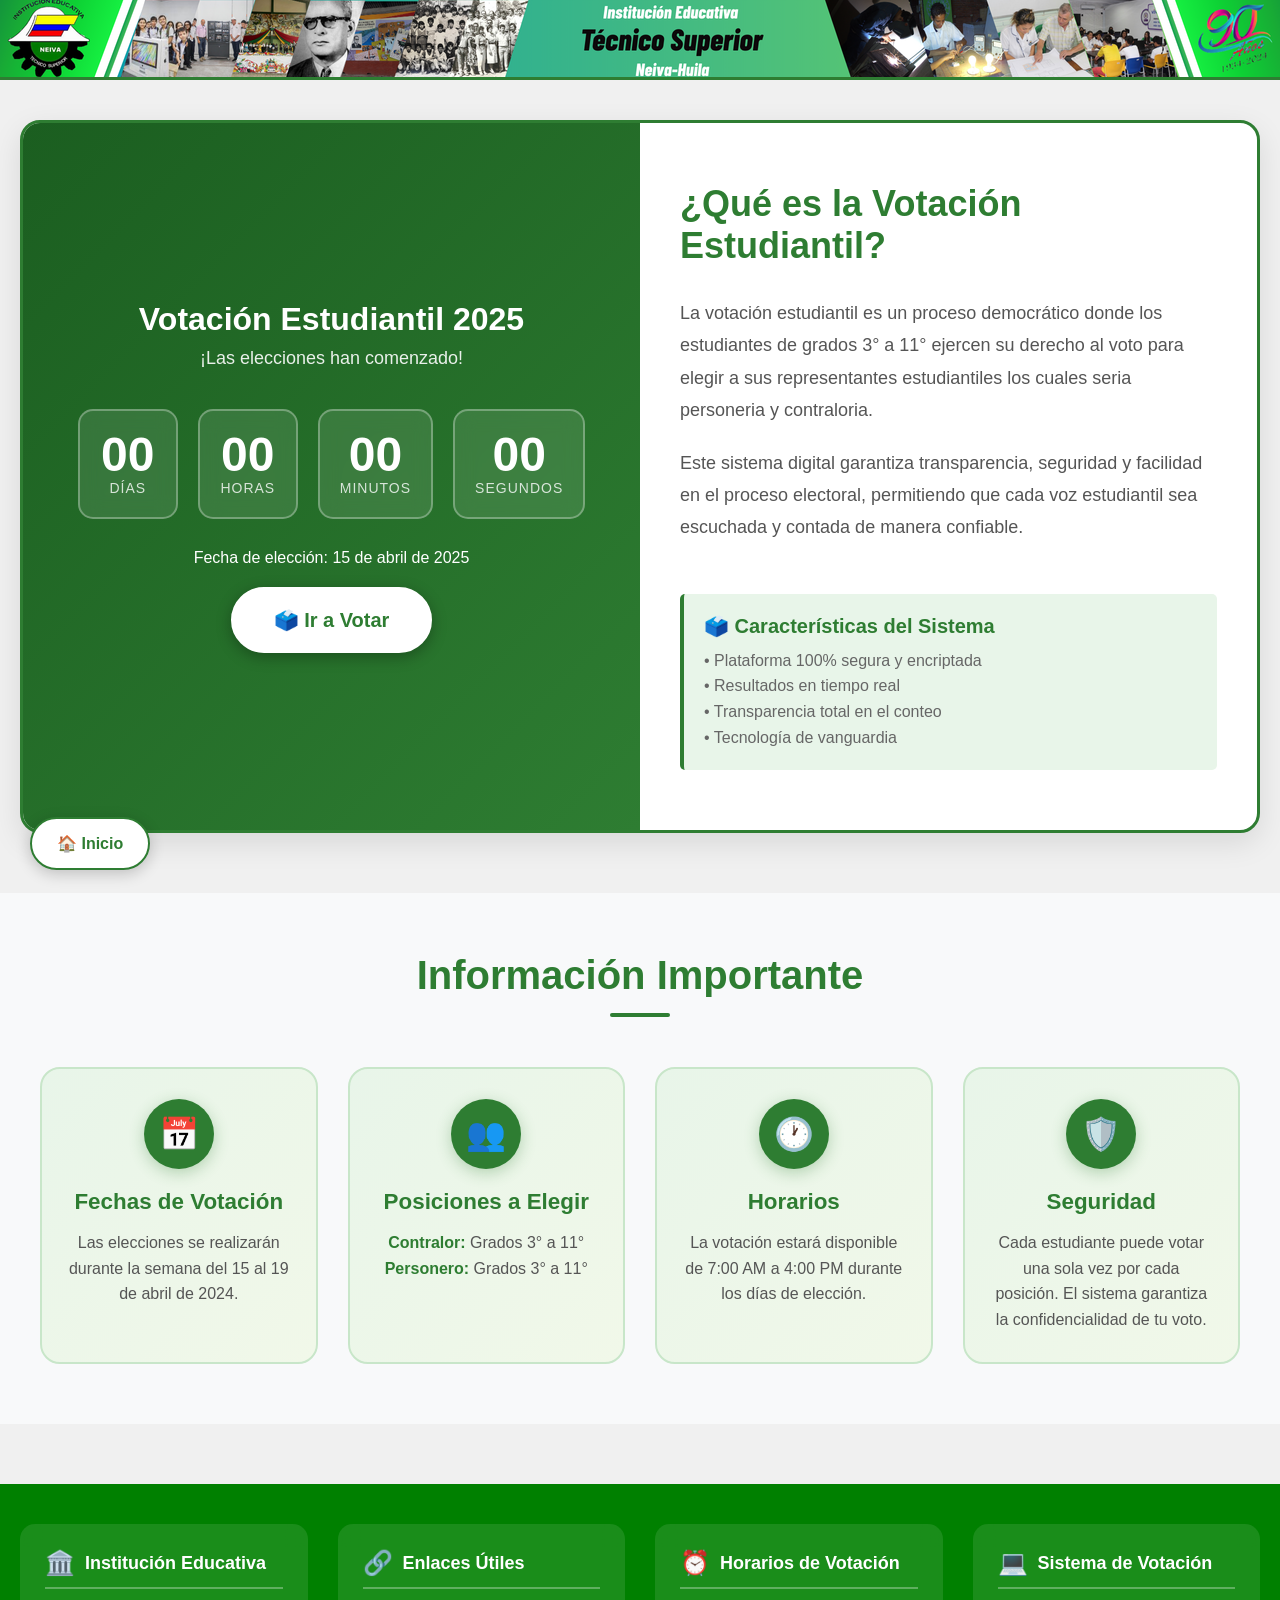
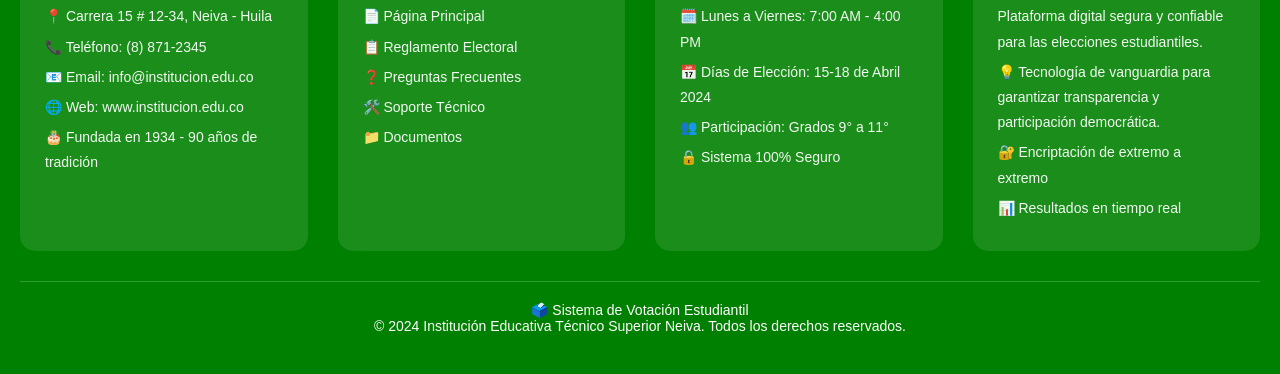
<file: index.html>
<!DOCTYPE html>
<html lang="es">
<head>
    <meta charset="UTF-8">
    <meta name="viewport" content="width=device-width, initial-scale=1.0">
    <title>Sistema de Votación Estudiantil</title>
    <style>
        * {
            margin: 0;
            padding: 0;
            box-sizing: border-box;
        }

        body {
            font-family: 'Segoe UI', Tahoma, Geneva, Verdana, sans-serif;
            background: #f0f0f0;
            min-height: 100vh;
        }

        .header {
            width: 100%;
            height: 80px;
            overflow: hidden;
            border-bottom: 3px solid #2e7d32;
        }

        .header img {
            width: 100%;
            height: 100%;
            object-fit: cover;
        }

        .main-container {
            max-width: 1400px;
            margin: 40px auto;
            padding: 0 20px;
        }

        .content-wrapper {
            background: white;
            border-radius: 20px;
            box-shadow: 0 10px 30px rgba(0,0,0,0.1);
            overflow: hidden;
            border: 3px solid #2e7d32;
        }

        .content-grid {
            display: grid;
            grid-template-columns: 1fr 1fr;
            min-height: 500px;
        }

        .timer-section {
            background: linear-gradient(135deg, #1b5e20 0%, #2e7d32 100%);
            padding: 60px 40px;
            display: flex;
            flex-direction: column;
            justify-content: center;
            align-items: center;
            color: white;
        }

        .timer-title {
            font-size: 32px;
            font-weight: bold;
            margin-bottom: 10px;
            text-align: center;
        }

        .timer-subtitle {
            font-size: 18px;
            margin-bottom: 40px;
            opacity: 0.9;
            text-align: center;
        }

        .countdown {
            display: flex;
            gap: 20px;
            margin-bottom: 30px;
        }

        .time-box {
            background: rgba(255,255,255,0.1);
            border: 2px solid rgba(255,255,255,0.3);
            border-radius: 15px;
            padding: 20px;
            min-width: 100px;
            text-align: center;
            backdrop-filter: blur(10px);
        }

        .time-value {
            font-size: 48px;
            font-weight: bold;
            display: block;
            line-height: 1;
        }

        .time-label {
            font-size: 14px;
            margin-top: 10px;
            opacity: 0.8;
            text-transform: uppercase;
            letter-spacing: 1px;
        }

        .voting-button {
            background: white;
            color: #2e7d32;
            padding: 18px 40px;
            border-radius: 50px;
            border: 3px solid white;
            font-size: 20px;
            font-weight: bold;
            cursor: pointer;
            text-decoration: none;
            display: inline-block;
            box-shadow: 0 4px 15px rgba(0,0,0,0.3);
            transition: all 0.3s;
            margin-top: 20px;
        }

        .voting-button:hover {
            background: #f0f0f0;
            transform: translateY(-2px);
            box-shadow: 0 6px 20px rgba(0,0,0,0.4);
        }

        .voting-button.disabled {
            background: rgba(255,255,255,0.3);
            color: rgba(255,255,255,0.5);
            cursor: not-allowed;
            border-color: rgba(255,255,255,0.3);
        }

        .voting-button.disabled:hover {
            transform: none;
            background: rgba(255,255,255,0.3);
        }

        .info-section {
            padding: 60px 40px;
            display: flex;
            flex-direction: column;
            justify-content: center;
        }

        .info-title {
            color: #2e7d32;
            font-size: 36px;
            font-weight: bold;
            margin-bottom: 30px;
        }

        .info-text {
            color: #555;
            font-size: 18px;
            line-height: 1.8;
            margin-bottom: 20px;
        }

        .info-highlight {
            background: #e8f5e9;
            border-left: 4px solid #2e7d32;
            padding: 20px;
            margin-top: 30px;
            border-radius: 5px;
        }

        .info-highlight h3 {
            color: #2e7d32;
            margin-bottom: 10px;
            font-size: 20px;
        }

        .info-highlight p {
            color: #666;
            line-height: 1.6;
        }

        .footer {
            background: #008000;
            padding: 40px 20px;
            margin-top: 60px;
        }

        .footer-grid {
            max-width: 1400px;
            margin: 0 auto;
            display: grid;
            grid-template-columns: repeat(4, 1fr);
            gap: 30px;
            color: white;
        }

        .footer-card {
            background: rgba(255,255,255,0.1);
            border-radius: 15px;
            padding: 25px;
            backdrop-filter: blur(10px);
        }

        .footer-card h3 {
            display: flex;
            align-items: center;
            gap: 10px;
            margin-bottom: 15px;
            font-size: 18px;
            padding-bottom: 10px;
            border-bottom: 2px solid rgba(255,255,255,0.3);
        }

        .footer-card p {
            font-size: 14px;
            line-height: 1.8;
            opacity: 0.95;
            margin: 5px 0;
        }

        .footer-card .icon {
            font-size: 24px;
        }

        .footer-bottom {
            max-width: 1400px;
            margin: 0 auto;
            text-align: center;
            color: white;
            margin-top: 30px;
            padding-top: 20px;
            border-top: 1px solid rgba(255,255,255,0.2);
            font-size: 14px;
        }

        .inicio-button {
            position: fixed;
            bottom: 30px;
            left: 30px;
            background: white;
            color: #2e7d32;
            padding: 15px 25px;
            border-radius: 50px;
            border: 2px solid #2e7d32;
            font-size: 16px;
            font-weight: bold;
            cursor: pointer;
            text-decoration: none;
            box-shadow: 0 4px 15px rgba(0,0,0,0.2);
            display: flex;
            align-items: center;
            gap: 10px;
            transition: all 0.3s;
            z-index: 1000;
        }

        .inicio-button:hover {
            background: #f0f0f0;
            transform: translateY(-2px);
            box-shadow: 0 6px 20px rgba(0,0,0,0.3);
        }

        .config-button {
            position: fixed;
            bottom: 30px;
            left: 160px;
            background: white;
            color: #2e7d32;
            padding: 15px 25px;
            border-radius: 50px;
            border: 2px solid #2e7d32;
            font-size: 16px;
            font-weight: bold;
            cursor: pointer;
            box-shadow: 0 4px 15px rgba(0,0,0,0.2);
            display: flex;
            align-items: center;
            gap: 10px;
            transition: all 0.3s;
            z-index: 1000;
        }

        .config-button:hover {
            background: #2e7d32;
            color: white;
            transform: translateY(-2px);
            box-shadow: 0 6px 20px rgba(0,0,0,0.3);
        }

        @media (max-width: 1024px) {
            .footer-grid {
                grid-template-columns: repeat(2, 1fr);
            }
        }

        @media (max-width: 768px) {
            .inicio-button {
                bottom: 90px;
                left: 30px;
                font-size: 14px;
                padding: 12px 20px;
            }

            .config-button {
                bottom: 30px;
                left: 30px;
                font-size: 14px;
                padding: 12px 20px;
            }
        }

        /* === ESTILOS INFORMACIÓN IMPORTANTE === */
        .info-importante-container {
            background: #f8f9fa;
            padding: 60px 20px;
            margin-top: 60px;
        }

        .info-importante-wrapper {
            max-width: 1200px;
            margin: 0 auto;
        }

        .info-importante-title {
            text-align: center;
            color: #2e7d32;
            font-size: 2.5em;
            font-weight: 600;
            margin-bottom: 50px;
            position: relative;
        }

        .info-importante-title::after {
            content: '';
            width: 60px;
            height: 4px;
            background: #2e7d32;
            display: block;
            margin: 15px auto 0;
            border-radius: 2px;
        }

        .info-cards-grid {
            display: grid;
            grid-template-columns: repeat(4, 1fr);
            gap: 30px;
            margin-top: 40px;
        }

        .info-card {
            background: linear-gradient(135deg, #e8f5e9 0%, #f1f8e9 100%);
            border: 2px solid #c8e6c9;
            border-radius: 20px;
            padding: 30px 25px;
            text-align: center;
            transition: all 0.3s ease;
            position: relative;
            overflow: hidden;
        }

        .info-card:hover {
            transform: translateY(-5px);
            box-shadow: 0 15px 30px rgba(46, 125, 50, 0.15);
            border-color: #2e7d32;
        }

        .info-icon {
            width: 70px;
            height: 70px;
            background: #2e7d32;
            border-radius: 50%;
            display: flex;
            align-items: center;
            justify-content: center;
            font-size: 2em;
            margin: 0 auto 20px;
            color: white;
            box-shadow: 0 4px 15px rgba(46, 125, 50, 0.3);
        }

        .info-card h3 {
            color: #2e7d32;
            font-size: 1.4em;
            font-weight: 600;
            margin-bottom: 15px;
        }

        .info-card p {
            color: #555;
            line-height: 1.6;
            font-size: 1em;
        }

        .info-card strong {
            color: #2e7d32;
            font-weight: 600;
        }

        /* === ESTILOS DEL MODAL DE SESIÓN === */
        .modal-overlay {
            display: none;
            position: fixed;
            top: 0;
            left: 0;
            width: 100%;
            height: 100%;
            background: rgba(0, 0, 0, 0.7);
            z-index: 2000;
            align-items: center;
            justify-content: center;
            animation: fadeIn 0.3s ease-in;
        }

        .modal-overlay.active {
            display: flex;
        }

        @keyframes fadeIn {
            from {
                opacity: 0;
            }
            to {
                opacity: 1;
            }
        }

        @keyframes slideUp {
            from {
                transform: translateY(50px);
                opacity: 0;
            }
            to {
                transform: translateY(0);
                opacity: 1;
            }
        }

        .modal-content {
            background: white;
            border-radius: 20px;
            padding: 40px;
            max-width: 400px;
            width: 90%;
            box-shadow: 0 20px 60px rgba(0, 0, 0, 0.3);
            animation: slideUp 0.4s ease-out;
            border: 3px solid #2e7d32;
        }

        .modal-header {
            text-align: center;
            margin-bottom: 30px;
        }

        .modal-title {
            color: #2e7d32;
            font-size: 28px;
            font-weight: bold;
            margin-bottom: 10px;
        }

        .modal-subtitle {
            color: #666;
            font-size: 14px;
            margin-bottom: 5px;
        }

        .modal-timer {
            color: #e74c3c;
            font-size: 12px;
            font-weight: bold;
            margin-top: 10px;
        }

        .form-group {
            margin-bottom: 20px;
        }

        .form-label {
            display: block;
            color: #2e7d32;
            font-weight: 600;
            margin-bottom: 8px;
            font-size: 14px;
        }

        .form-input {
            width: 100%;
            padding: 12px 15px;
            border: 2px solid #c8e6c9;
            border-radius: 10px;
            font-family: 'Segoe UI', Tahoma, Geneva, Verdana, sans-serif;
            font-size: 14px;
            transition: all 0.3s ease;
            box-sizing: border-box;
        }

        .form-input:focus {
            outline: none;
            border-color: #2e7d32;
            box-shadow: 0 0 0 3px rgba(46, 125, 50, 0.1);
        }

        .form-input::placeholder {
            color: #999;
        }

        .modal-buttons {
            display: grid;
            grid-template-columns: 1fr 1fr;
            gap: 15px;
            margin-top: 30px;
        }

        .btn-modal {
            padding: 12px 20px;
            border: none;
            border-radius: 10px;
            font-family: 'Segoe UI', Tahoma, Geneva, Verdana, sans-serif;
            font-weight: 600;
            font-size: 14px;
            cursor: pointer;
            transition: all 0.3s ease;
        }

        .btn-acceder {
            background: #2e7d32;
            color: white;
            grid-column: 1 / 3;
        }

        .btn-acceder:hover {
            background: #1b5e20;
            transform: translateY(-2px);
            box-shadow: 0 4px 15px rgba(46, 125, 50, 0.3);
        }

        .btn-acceder:disabled {
            background: #999;
            cursor: not-allowed;
            transform: none;
        }

        .btn-cerrar {
            background: #f0f0f0;
            color: #2e7d32;
            border: 2px solid #2e7d32;
            grid-column: 1 / 3;
        }

        .btn-cerrar:hover {
            background: #e8f5e9;
            transform: translateY(-2px);
        }

        .modal-message {
            text-align: center;
            padding: 12px 15px;
            border-radius: 8px;
            margin-bottom: 15px;
            font-size: 13px;
            font-weight: 500;
            display: none;
        }

        .modal-message.error {
            background: #ffebee;
            color: #c62828;
            border: 1px solid #ef5350;
            display: block;
        }

        .modal-message.success {
            background: #e8f5e9;
            color: #2e7d32;
            border: 1px solid #4caf50;
            display: block;
        }

        .modal-message.loading {
            background: #e3f2fd;
            color: #1565c0;
            display: block;
        }

        @media (max-width: 768px) {
            .modal-content {
                padding: 30px 20px;
                max-width: 90%;
            }

            .modal-title {
                font-size: 24px;
            }

            .modal-buttons {
                grid-template-columns: 1fr;
            }

            .btn-acceder {
                grid-column: 1;
            }

            .btn-cerrar {
                grid-column: 1;
            }
        }

        @media (max-width: 768px) {
            .content-grid {
                grid-template-columns: 1fr;
            }

            .footer-grid {
                grid-template-columns: 1fr;
            }

            .countdown {
                flex-wrap: wrap;
                justify-content: center;
            }

            .time-box {
                min-width: 80px;
                padding: 15px;
            }

            .time-value {
                font-size: 36px;
            }

            .timer-title {
                font-size: 24px;
            }

            .info-title {
                font-size: 28px;
            }

            /* Responsive para información importante */
            .info-importante-container {
                padding: 40px 20px;
                margin-top: 40px;
            }

            .info-importante-title {
                font-size: 2em;
                margin-bottom: 30px;
            }

            .info-cards-grid {
                grid-template-columns: 1fr;
                gap: 20px;
            }

            .info-card {
                padding: 25px 20px;
            }

            .info-icon {
                width: 60px;
                height: 60px;
                font-size: 1.8em;
            }
        }
    </style>
</head>
<body>
    <div class="header">  
        <img src="votaciones/Img/baner.png" alt="Banner Institución Educativa">
    </div>

    <!-- MODAL DE AUTENTICACIÓN DE SESIÓN -->
    <div class="modal-overlay" id="authModal">
        <div class="modal-content">
            <div class="modal-header">
                <h2 class="modal-title">🔐 Identificación</h2>
                <p class="modal-subtitle">Ingresa tus credenciales para acceder</p>
                <p class="modal-timer">Se cerrará automáticamente en: <span id="timerModal">20</span>s</p>
            </div>

            <form id="formAutenticacion" onsubmit="validarSesion(event)">
                <div id="modalMessage" class="modal-message"></div>

                <div class="form-group">
                    <label class="form-label">Código de Usuario</label>
                    <input type="text" id="inputUsuario" class="form-input" placeholder="Ej: 12345" required>
                </div>

                <div class="form-group">
                    <label class="form-label">Contraseña</label>
                    <input type="password" id="inputPassword" class="form-input" placeholder="Ingresa tu contraseña" required>
                </div>

                <div class="modal-buttons">
                    <button type="submit" id="btnAcceder" class="btn-modal btn-acceder">
                        ✓ Acceder
                    </button>
                    <button type="button" id="btnCerrar" class="btn-modal btn-cerrar">
                        ✕ Cerrar
                    </button>
                </div>
            </form>
        </div>
    </div>

    <div class="main-container">
        <div class="content-wrapper">
            <div class="content-grid">
                <div class="timer-section">
                    <h2 class="timer-title">Votación Estudiantil 2025</h2>
                    <p class="timer-subtitle">Las elecciones inician en:</p>
                    <div class="countdown" id="countdown">
                        <div class="time-box">
                            <span class="time-value" id="days">00</span>
                            <span class="time-label">Días</span>
                        </div>

                        <div class="time-box">
                            <span class="time-value" id="hours">00</span>
                            <span class="time-label">Horas</span>
                        </div>
                        <div class="time-box">
                            <span class="time-value" id="minutes">00</span>
                            <span class="time-label">Minutos</span>
                        </div>
                        <div class="time-box">
                            <span class="time-value" id="seconds">00</span>
                            <span class="time-label">Segundos</span>
                        </div>
                    </div>
                    <p class="election-date-text">Fecha de elección: 15 de abril de 2025</p>
                    <button id="votingButton" class="voting-button disabled" onclick="abrirModalVotacion()">
                        🗳️ Ir a Votar
                    </button>
                </div>

                <div class="info-section">
                    <h2 class="info-title">¿Qué es la Votación Estudiantil?</h2>
                    <p class="info-text">
                        La votación estudiantil es un proceso democrático donde los estudiantes de grados 3° a 11° ejercen su derecho al voto para elegir a sus representantes estudiantiles los cuales seria personeria y contraloria.
                    </p>
                    <p class="info-text">
                        Este sistema digital garantiza transparencia, seguridad y facilidad en el proceso electoral, permitiendo que cada voz estudiantil sea escuchada y contada de manera confiable.
                    </p>

                    <div class="info-highlight">
                        <h3>🗳️ Características del Sistema</h3>
                        <p>
                            • Plataforma 100% segura y encriptada<br>
                            • Resultados en tiempo real<br>
                            • Transparencia total en el conteo<br>
                            • Tecnología de vanguardia
                        </p>
                    </div>
                </div>
            </div>
        </div>
    </div>

    <!-- Sección de Información Importante -->
    <div class="info-importante-container">
        <div class="info-importante-wrapper">
            <h2 class="info-importante-title">Información Importante</h2>
            <div class="info-cards-grid">
                <div class="info-card">
                    <div class="info-icon">
                        📅
                    </div>
                    <h3>Fechas de Votación</h3>
                    <p>Las elecciones se realizarán durante la semana del 15 al 19 de abril de 2024.</p>
                </div>
                
                <div class="info-card">
                    <div class="info-icon">
                        👥
                    </div>
                    <h3>Posiciones a Elegir</h3>
                    <p><strong>Contralor:</strong> Grados 3° a 11°<br><strong>Personero:</strong> Grados 3° a 11°</p>
                </div>
                
                <div class="info-card">
                    <div class="info-icon">
                        🕐
                    </div>
                    <h3>Horarios</h3>
                    <p>La votación estará disponible de 7:00 AM a 4:00 PM durante los días de elección.</p>
                </div>
                
                <div class="info-card">
                    <div class="info-icon">
                        🛡️
                    </div>
                    <h3>Seguridad</h3>
                    <p>Cada estudiante puede votar una sola vez por cada posición. El sistema garantiza la confidencialidad de tu voto.</p>
                </div>
            </div>
        </div>
    </div>

    <div class="footer">
        <div class="footer-grid">
            <div class="footer-card">
                <h3><span class="icon">🏛️</span> Institución Educativa</h3>
                <p>📍 Carrera 15 # 12-34, Neiva - Huila</p>
                <p>📞 Teléfono: (8) 871-2345</p>
                <p>📧 Email: info@institucion.edu.co</p>
                <p>🌐 Web: www.institucion.edu.co</p>
                <p>🎂 Fundada en 1934 - 90 años de tradición</p>
            </div>

            <div class="footer-card">
                <h3><span class="icon">🔗</span> Enlaces Útiles</h3>
                <p>📄 Página Principal</p>
                <p>📋 Reglamento Electoral</p>
                <p>❓ Preguntas Frecuentes</p>
                <p>🛠️ Soporte Técnico</p>
                <p>📁 Documentos</p>
            </div>

            <div class="footer-card">
                <h3><span class="icon">⏰</span> Horarios de Votación</h3>
                <p>🗓️ Lunes a Viernes: 7:00 AM - 4:00 PM</p>
                <p>📅 Días de Elección: 15-18 de Abril 2024</p>
                <p>👥 Participación: Grados 9° a 11°</p>
                <p>🔒 Sistema 100% Seguro</p>
            </div>

            <div class="footer-card">
                <h3><span class="icon">💻</span> Sistema de Votación</h3>
                <p>Plataforma digital segura y confiable para las elecciones estudiantiles.</p>
                <p>💡 Tecnología de vanguardia para garantizar transparencia y participación democrática.</p>
                <p>🔐 Encriptación de extremo a extremo</p>
                <p>📊 Resultados en tiempo real</p>
            </div>
        </div>
        <div class="footer-bottom">
            🗳️ Sistema de Votación Estudiantil<br>
            © 2024 Institución Educativa Técnico Superior Neiva. Todos los derechos reservados.
        </div>
    </div>

    <a href="http://tecnicosuperiorneiva.com.co" target="_blank" class="inicio-button">
        🏠 Inicio
    </a>

    
    <!-- MODAL DE ACCESO A CONFIGURACIÓN -->
    <div class="modal-overlay" id="configModal">
        <div class="modal-content">
            <div class="modal-header">
                <h2 class="modal-title">🔐 Acceso a Configuración</h2>
                <p class="modal-subtitle">Ingresa la clave de administrador</p>
            </div>

            <form id="formConfiguracion" onsubmit="validarConfiguracion(event)">
                <div id="configMessage" class="modal-message"></div>

                <div class="form-group">
                    <label class="form-label">Clave de Administrador</label>
                    <input type="password" id="inputConfigKey" class="form-input" placeholder="Ingresa la clave" required>
                </div>

                <div class="modal-buttons">
                    <button type="submit" class="btn-modal btn-acceder">
                        ✓ Acceder
                    </button>
                    <button type="button" class="btn-modal btn-cerrar" onclick="cerrarModalConfiguracion()">
                        ✕ Cancelar
                    </button>
                </div>
            </form>
        </div>
    </div>

    <script>
        // ======================================
        // VARIABLES GLOBALES
        // ======================================
        let timerModalInterval;
        let tiempoRestanteModal = 30;
        const modal = document.getElementById('authModal');
        const btnCerrar = document.getElementById('btnCerrar');
        const inputUsuario = document.getElementById('inputUsuario');
        const inputPassword = document.getElementById('inputPassword');
        const formAutenticacion = document.getElementById('formAutenticacion');
        const btnAcceder = document.getElementById('btnAcceder');
        const votingButton = document.getElementById('votingButton');
        const configModal = document.getElementById('configModal');
        const inputConfigKey = document.getElementById('inputConfigKey');
        const formConfiguracion = document.getElementById('formConfiguracion');

        // ======================================
        // LIMPIAR CAMPOS MIENTRAS SE ESCRIBE
        // ======================================
        inputConfigKey.addEventListener('input', function() {
            limpiarMensajeConfiguracion();
        });

        function limpiarMensajeConfiguracion() {
            const configMessage = document.getElementById('configMessage');
            configMessage.className = 'modal-message';
            configMessage.textContent = '';
        }
        inputUsuario.addEventListener('input', function() {
            limpiarMensajeError();
            inputPassword.value = '';
        });

        inputPassword.addEventListener('input', function() {
            limpiarMensajeError();
        });

        function limpiarMensajeError() {
            const modalMessage = document.getElementById('modalMessage');
            modalMessage.className = 'modal-message';
            modalMessage.textContent = '';
        }

        // ======================================
        // CARGAR FECHA DE VOTACIÓN
        // ======================================
        function obtenerFechaVotacion() {
            const fechaGuardada = localStorage.getItem('fechaVotacion');
            if (!fechaGuardada) {
                return new Date('2025-04-15T07:00:00').getTime();
            }

            const formatoLocal = /^(\d{4})-(\d{2})-(\d{2})T(\d{2}):(\d{2})$/;
            const match = fechaGuardada.match(formatoLocal);

            if (match) {
                const anio = Number(match[1]);
                const mes = Number(match[2]) - 1;
                const dia = Number(match[3]);
                const hora = Number(match[4]);
                const minuto = Number(match[5]);
                return new Date(anio, mes, dia, hora, minuto, 0, 0).getTime();
            }

            return new Date(fechaGuardada).getTime();
        }
        
        const votingDate = obtenerFechaVotacion();

        // ======================================
        // VERIFICAR SI ES TIEMPO DE VOTAR
        // ======================================
        function checkVotingEnabled() {
            const now = new Date().getTime();
            const distance = votingDate - now;
            return distance < 0;
        }

        // ======================================
        // ABRIR MODAL AL HACER CLICK EN "IR A VOTAR"
        // ======================================
        function abrirModalVotacion() {
            // Verificar si es tiempo de votar
            if (!checkVotingEnabled()) {
                alert('La votación aún no ha comenzado. Por favor espera hasta la fecha indicada.');
                return;
            }

            // Limpiar sesión previa si existe
            sessionStorage.removeItem('autenticado');
            sessionStorage.removeItem('usuario_id');
            sessionStorage.removeItem('usuario_nombre');

            // Limpiar formulario completamente
            inputUsuario.value = '';
            inputPassword.value = '';
            limpiarMensajeError();

            // Mostrar modal
            mostrarModal();
            iniciarTimerModal();

            // Enfocar el primer campo
            inputUsuario.focus();
        }

        // ======================================
        // MOSTRAR MODAL DE AUTENTICACIÓN
        // ======================================
        function mostrarModal() {
            modal.classList.add('active');
            document.body.style.overflow = 'hidden';
        }

        // ======================================
        // ABRIR MODAL DE CONFIGURACIÓN
        // ======================================
        function abrirModalConfiguracion() {
            inputConfigKey.value = '';
            limpiarMensajeConfiguracion();
            configModal.classList.add('active');
            document.body.style.overflow = 'hidden';
            inputConfigKey.focus();
        }

        // ======================================
        // CERRAR MODAL DE CONFIGURACIÓN
        // ======================================
        function cerrarModalConfiguracion() {
            configModal.classList.remove('active');
            document.body.style.overflow = 'auto';
            inputConfigKey.value = '';
            limpiarMensajeConfiguracion();
        }

        // ======================================
        // VALIDAR CONFIGURACIÓN
        // ======================================
        function validarConfiguracion(event) {
            event.preventDefault();

            const clave = inputConfigKey.value.trim();
            const configMessage = document.getElementById('configMessage');
            const btnAcceder = document.querySelector('#formConfiguracion .btn-acceder');

            // Validar que la clave no esté vacía
            if (!clave) {
                configMessage.className = 'modal-message error';
                configMessage.textContent = '✗ Por favor ingresa la clave';
                return;
            }

            // Deshabilitar botón de envío
            btnAcceder.disabled = true;

            // Validar clave correcta: admin123
            if (clave === 'admin123') {
                configMessage.className = 'modal-message success';
                configMessage.textContent = '✓ Clave correcta - Redirigiendo...';

                // Guardar sesión de autenticación
                sessionStorage.setItem('autenticado', 'true');

                // Redirigir a votacion.html
                setTimeout(() => {
                    window.location.href = 'votacion.html';
                }, 800);
            } else {
                // Clave incorrecta
                btnAcceder.disabled = false;
                configMessage.className = 'modal-message error';
                configMessage.textContent = '✗ Clave incorrecta';
                inputConfigKey.value = '';
                inputConfigKey.focus();
            }
        }

        // ======================================
        // CERRAR MODAL SIN AUTENTICARSE
        // ======================================
        function cerrarModal() {
            modal.classList.remove('active');
            document.body.style.overflow = 'auto';

            // Limpiar todos los datos del formulario
            limpiarFormulario();

            // Limpiar sesión
            limpiarSesion();

            // Reiniciar timer
            tiempoRestanteModal = 30;
            document.getElementById('timerModal').textContent = tiempoRestanteModal;
        }

        // ======================================
        // LIMPIAR FORMULARIO
        // ======================================
        function limpiarFormulario() {
            formAutenticacion.reset();
            limpiarMensajeError();
            btnAcceder.disabled = false;
        }

        // ======================================
        // LIMPIAR SESIÓN
        // ======================================
        function limpiarSesion() {
            // Limpiar sessionStorage
            sessionStorage.clear();

            // Limpiar localStorage
            localStorage.clear();

            // Limpiar cookies de sesión
            document.cookie.split(";").forEach(function(c) {
                document.cookie = c.replace(/^ +/, "").replace(/=.*/, "=;expires=" + new Date().toUTCString() + ";path=/");
            });

            // Reemplazar el historial
            window.history.replaceState(null, '', window.location.href);
        }

        // ======================================
        // VALIDAR SESIÓN CONTRA LA BD
        // ======================================
        async function validarSesion(event) {
            event.preventDefault();

            const usuario = inputUsuario.value.trim();
            const password = inputPassword.value.trim();

            // Validar que no estén vacíos
            if (!usuario || !password) {
                mostrarMensaje('Por favor completa todos los campos', 'error');
                return;
            }

            // Mostrar loading
            btnAcceder.disabled = true;
            mostrarMensaje('Verificando credenciales...', 'loading');

            try {
                // Construir la URL correcta
                const apiUrl = window.location.origin + '/sistema_votacion/votaciones/api/validar_sesion.php';
                
                const response = await fetch(apiUrl, {
                    method: 'POST',
                    headers: {
                        'Content-Type': 'application/json',
                    },
                    body: JSON.stringify({
                        usuario: usuario,
                        password: password
                    })
                });

                const raw = await response.text();
                let data = null;

                try {
                    data = raw ? JSON.parse(raw) : null;
                } catch (parseError) {
                    throw new Error('El servidor devolvió una respuesta inválida');
                }

                if (!data || typeof data !== 'object') {
                    throw new Error('Respuesta vacía del servidor');
                }

                if (response.ok && data.success) {
                    // Autenticación exitosa
                    sessionStorage.setItem('usuario_id', data.usuario_id);
                    sessionStorage.setItem('usuario_nombre', data.usuario_nombre);
                    sessionStorage.setItem('autenticado', 'true');

                    // Detener el timer del modal
                    clearInterval(timerModalInterval);

                    // Mostrar mensaje de éxito
                    mostrarMensaje('¡Autenticación exitosa! Redirigiendo...', 'loading');

                    // Redirigir a registrop.html después de 500ms
                    setTimeout(() => {
                        window.location.href = 'registrop.html';
                    }, 500);
                } else {
                    // Credenciales inválidas o error
                    btnAcceder.disabled = false;
                    mostrarMensaje(data.message || 'Usuario o contraseña incorrectos', 'error');
                    inputPassword.value = '';
                    inputPassword.focus();
                }
            } catch (error) {
                console.error('Error en validación:', error);
                btnAcceder.disabled = false;
                mostrarMensaje('Error de conexión: ' + error.message, 'error');
            }
        }

        // ======================================
        // MOSTRAR MENSAJES EN EL MODAL
        // ======================================
        function mostrarMensaje(texto, tipo) {
            const modalMessage = document.getElementById('modalMessage');
            modalMessage.textContent = texto;
            modalMessage.className = 'modal-message ' + tipo;

            // Auto-limpiar si es error (después de 4 segundos)
            if (tipo === 'error') {
                setTimeout(() => {
                    if (modalMessage.className.includes('error')) {
                        modalMessage.className = 'modal-message';
                        modalMessage.textContent = '';
                    }
                }, 4000);
            }
        }

        // ======================================
        // TIMER AUTOMÁTICO DEL MODAL (30 SEGUNDOS)
        // ======================================
        function iniciarTimerModal() {
            tiempoRestanteModal = 30;
            document.getElementById('timerModal').textContent = tiempoRestanteModal;

            timerModalInterval = setInterval(() => {
                tiempoRestanteModal--;
                document.getElementById('timerModal').textContent = tiempoRestanteModal;

                if (tiempoRestanteModal <= 0) {
                    clearInterval(timerModalInterval);
                    cerrarModal();
                }
            }, 1000);
        }

        // ======================================
        // BOTÓN CERRAR DEL MODAL
        // ======================================
        btnCerrar.addEventListener('click', function() {
            clearInterval(timerModalInterval);
            cerrarModal();
        });

        // ======================================
        // CERRAR MODAL DE CONFIGURACIÓN AL HACER CLIC FUERA
        // ======================================
        document.addEventListener('click', function(event) {
            if (event.target === configModal) {
                cerrarModalConfiguracion();
            }
        });

        // ======================================
        // CERRAR MODAL CON TECLA ESCAPE
        // ======================================
        document.addEventListener('keydown', function(event) {
            if (event.key === 'Escape') {
                if (configModal.classList.contains('active')) {
                    cerrarModalConfiguracion();
                }
                if (modal.classList.contains('active')) {
                    cerrarModal();
                }
            }
        });

        // ======================================
        // COUNTDOWN DE VOTACIÓN
        // ======================================
        function updateCountdown() {
            const now = new Date().getTime();
            const distance = votingDate - now;
            const votingButton = document.getElementById('votingButton');

            if (distance < 0) {
                document.getElementById('days').textContent = '00';
                document.getElementById('hours').textContent = '00';
                document.getElementById('minutes').textContent = '00';
                document.getElementById('seconds').textContent = '00';
                document.querySelector('.timer-subtitle').textContent = '¡Las elecciones han comenzado!';

                // Habilitar el botón de votación
                votingButton.classList.remove('disabled');
                votingButton.style.animation = 'pulse 2s infinite';
                return;
            }

            const days = Math.floor(distance / (1000 * 60 * 60 * 24));
            const hours = Math.floor((distance % (1000 * 60 * 60 * 24)) / (1000 * 60 * 60));
            const minutes = Math.floor((distance % (1000 * 60 * 60)) / (1000 * 60));
            const seconds = Math.floor((distance % (1000 * 60)) / 1000);

            document.getElementById('days').textContent = String(days).padStart(2, '0');
            document.getElementById('hours').textContent = String(hours).padStart(2, '0');
            document.getElementById('minutes').textContent = String(minutes).padStart(2, '0');
            document.getElementById('seconds').textContent = String(seconds).padStart(2, '0');
        }

        // Actualizar el contador cada segundo
        updateCountdown();
        setInterval(updateCountdown, 1000);
    </script>
</body>
</html>
</file>
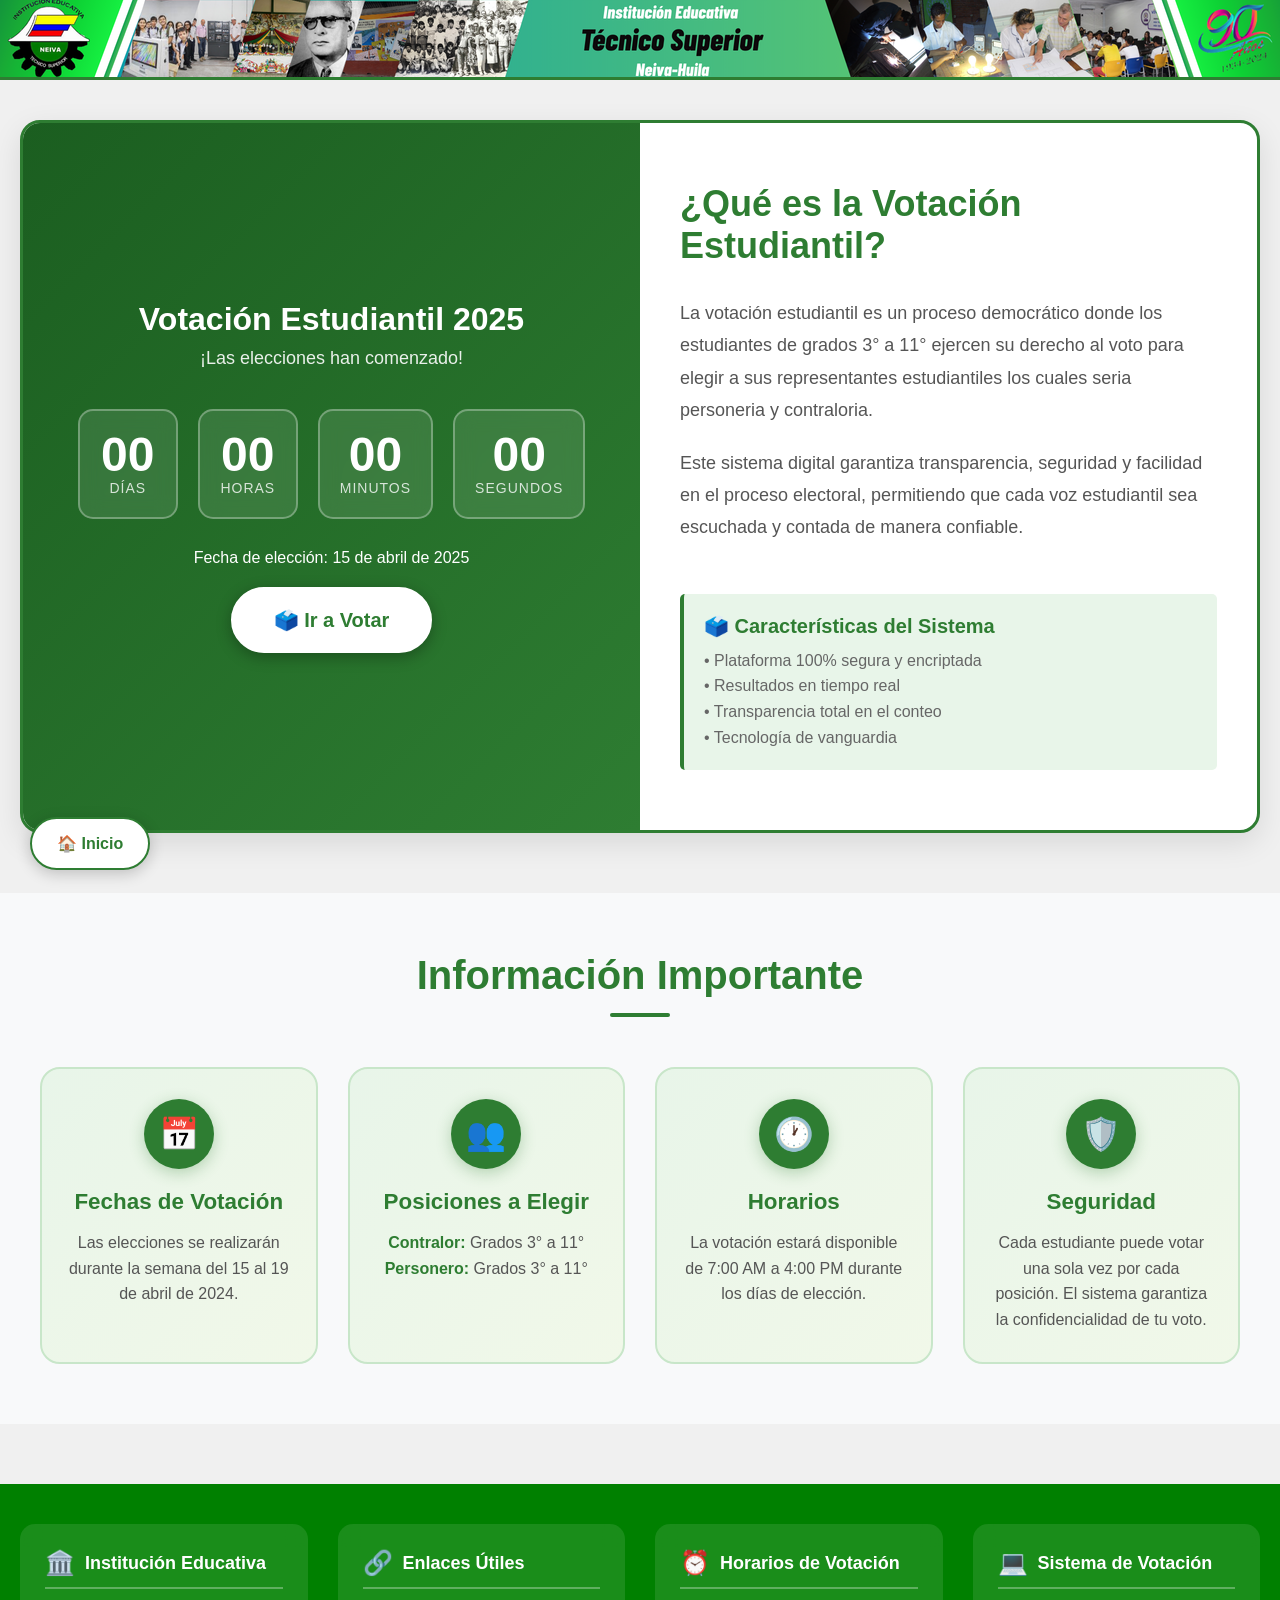
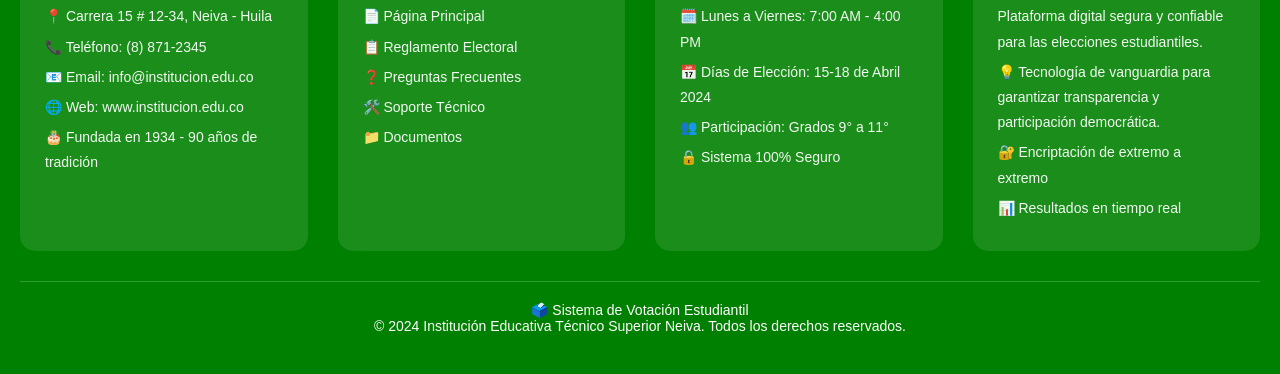
<file: registrop.html>
<!DOCTYPE html>
<html lang="es">
<head>
    <meta charset="UTF-8">
    <meta name="viewport" content="width=device-width, initial-scale=1.0">
    <title>Registro de Profesor y Estudiante Jurado</title>
    <link rel="stylesheet" href="votaciones/styles.css">
    <link rel="stylesheet" href="https://cdnjs.cloudflare.com/ajax/libs/font-awesome/5.15.4/css/all.min.css">
    <link href="https://fonts.googleapis.com/css2?family=Poppins:wght@300;400;500;600;700&display=swap" rel="stylesheet">
</head>
<body>
    <div class="banner-container">
        <img src="votaciones/Img/baner.png" alt="Banner Institucional" class="banner-img">
    </div>

    <main class="auth-wrapper">
        <div class="auth-card">
            <h2 class="auth-title">Registro de Mesa de Votación</h2>
            <p class="auth-subtitle">Registra los datos del profesor administrador y estudiante jurado para esta mesa.</p>
            
            <form id="adminRegisterForm" class="auth-form">
                <div class="section-divider">
                    <h3 class="section-title"><i class="fas fa-chalkboard-teacher"></i> Datos del Profesor Administrador</h3>
                </div>
                
                <div class="form-field">
                    <input type="text" id="adminNombre" name="adminNombre" required placeholder=" ">
                    <label for="adminNombre">Nombre Completo del Profesor</label>
                </div>
                
                <div class="form-field">
                    <input type="text" id="adminMateria" name="adminMateria" required placeholder=" ">
                    <label for="adminMateria">Materia que Enseña</label>
                </div>

                <div class="form-field">
                    <input type="text" id="adminPuesto" name="adminPuesto" required placeholder=" ">
                    <label for="adminPuesto">Puesto de Votación a Cargo</label>
                </div>

                <div class="form-field">
                    <input type="tel" id="adminTelefono" name="adminTelefono" required placeholder=" ">
                    <label for="adminTelefono">Teléfono de Contacto del Profesor</label>
                </div>
                
                <div class="section-divider">
                    <h3 class="section-title"><i class="fas fa-user-graduate"></i> Datos del Estudiante Jurado</h3>
                </div>
                
                <div class="form-field">
                    <input type="text" id="juradoNombre" name="juradoNombre" required placeholder=" ">
                    <label for="juradoNombre">Nombre Completo del Estudiante Jurado</label>
                </div>
                
                <div class="form-field">
                    <input type="text" id="juradoGrado" name="juradoGrado" required placeholder=" ">
                    <label for="juradoGrado">Grado del Estudiante Jurado (Ej: 11-A)</label>
                </div>

                <button type="submit" class="btn-primary">Registrar y Abrir Votación</button>
            </form>
        </div>
    </main>

    <footer class="footer-container">
        <div class="footer-content">
            <div class="footer-section">
                <h4><i class="fas fa-university"></i> Institución Educativa</h4>
                <p><i class="fas fa-map-marker-alt"></i> Carrera 15 # 12-34, Neiva - Huila</p>
                <p><i class="fas fa-phone"></i> Teléfono: (8) 871-2345</p>
                <p><i class="fas fa-envelope"></i> Email: info@institucion.edu.co</p>
                <p><i class="fas fa-globe"></i> Web: www.institucion.edu.co</p>
                <p><i class="fas fa-history"></i> Fundada en 1934 - 90 años de tradición</p>
            </div>
            <div class="footer-section">
                <h4><i class="fas fa-link"></i> Enlaces Útiles</h4>
                <ul>
                    <li><a href="#"><i class="fas fa-home"></i> Página Principal</a></li>
                    <li><a href="#"><i class="fas fa-gavel"></i> Reglamento Electoral</a></li>
                    <li><a href="#"><i class="fas fa-question-circle"></i> Preguntas Frecuentes</a></li>
                    <li><a href="#"><i class="fas fa-headset"></i> Soporte Técnico</a></li>
                    <li><a href="#"><i class="fas fa-file-alt"></i> Documentos</a></li>
                </ul>
            </div>
            <div class="footer-section">
                <h4><i class="fas fa-clock"></i> Horarios de Votación</h4>
                <p><i class="fas fa-calendar-day"></i> Lunes a Viernes: 7:00 AM - 4:00 PM</p>
                <p><i class="fas fa-calendar-check"></i> Días de Elección: 15-18 de Abril 2024</p>
                <p><i class="fas fa-users"></i> Participación: Grados 9° a 11°</p>
                <p><i class="fas fa-shield-alt"></i> Sistema 100% Seguro</p>
            </div>
            <div class="footer-section">
                <h4><i class="fas fa-vote-yea"></i> Sistema de Votación</h4>
                <p>Plataforma digital segura y confiable para las elecciones estudiantiles.</p>
                <p><i class="fas fa-microchip"></i> Tecnología de vanguardia para garantizar transparencia y participación democrática.</p>
                <p><i class="fas fa-lock"></i> Encriptación de extremo a extremo</p>
                <p><i class="fas fa-chart-line"></i> Resultados en tiempo real</p>
            </div>
        </div>
        <div class="footer-bottom">
            <p><i class="fas fa-vote-yea"></i> Sistema de Votación Estudiantil</p>
            <p>&copy; 2024 Institución Educativa Técnico Superior Neiva. Todos los derechos reservados.</p>
        </div>
    </footer>

    <script>
        // ======================================
        // VERIFICAR AUTENTICACIÓN AL CARGAR
        // ======================================
        window.addEventListener('load', function() {
            // Verificar si el usuario está autenticado
            const autenticado = sessionStorage.getItem('autenticado');
            
            if (!autenticado || autenticado !== 'true') {
                // Si no está autenticado, regresar a index.html
                console.warn('Acceso denegado: No hay sesión activa');
                window.location.href = 'index.html';
                return;
            }

            console.log('Sesión activa - Usuario: ' + sessionStorage.getItem('usuario_nombre'));

            registrarIngresoSeccionMesa();

            // Proteger contra cierre de sesión accidental
            protegerContraNavegacionAtrás();
        });

        async function registrarIngresoSeccionMesa() {
            try {
                const response = await fetch(window.location.origin + '/sistema_votacion/votaciones/api/registrar_mesa.php', {
                    method: 'POST',
                    headers: { 'Content-Type': 'application/json' },
                    cache: 'no-store',
                    body: JSON.stringify({
                        accion: 'ingreso',
                        usuario_sesion: sessionStorage.getItem('usuario_nombre') || sessionStorage.getItem('usuario_admin') || ''
                    })
                });

                const data = await response.json();
                if (!response.ok || !data.success) {
                    console.warn('No se pudo registrar ingreso de mesa');
                }
            } catch (error) {
                console.warn('Error al registrar ingreso de mesa:', error);
            }
        }

        async function registrarDatosMesa(datosAdmin) {
            const response = await fetch(window.location.origin + '/sistema_votacion/votaciones/api/registrar_mesa.php', {
                method: 'POST',
                headers: { 'Content-Type': 'application/json' },
                cache: 'no-store',
                body: JSON.stringify({
                    accion: 'registro',
                    usuario_sesion: sessionStorage.getItem('usuario_nombre') || sessionStorage.getItem('usuario_admin') || '',
                    profesor_nombre: datosAdmin.profesor.nombre,
                    profesor_materia: datosAdmin.profesor.materia,
                    puesto_votacion: datosAdmin.profesor.puesto,
                    profesor_telefono: datosAdmin.profesor.telefono,
                    jurado_nombre: datosAdmin.jurado.nombre,
                    jurado_grado: datosAdmin.jurado.grado
                })
            });

            const data = await response.json();
            if (!response.ok || !data.success) {
                throw new Error(data.error || 'No fue posible guardar el registro de mesa');
            }
        }

        // ======================================
        // PROTEGER CONTRA NAVEGACIÓN HACIA ATRÁS
        // ======================================
        function protegerContraNavegacionAtrás() {
            // Reemplazar el estado del historial
            window.history.replaceState({authenticated: true}, '', window.location.href);
            
            // Prevenir ir hacia atrás
            window.addEventListener('popstate', function(event) {
                window.history.pushState({authenticated: true}, '', window.location.href);
            });
        }

        // ======================================
        // LIMPIAR SESIÓN AL SALIR
        // ======================================
        window.addEventListener('beforeunload', function() {
            // Opcional: ejecutar limpieza antes de cerrar
            // console.log('Limpiando sesión...');
        });

        // ======================================
        // MANEJO DEL FORMULARIO
        // ======================================
        document.getElementById('adminRegisterForm').addEventListener('submit', async function(event) {
            event.preventDefault();

            const datosAdmin = {
                profesor: {
                    nombre: document.getElementById('adminNombre').value,
                    materia: document.getElementById('adminMateria').value,
                    puesto: document.getElementById('adminPuesto').value,
                    telefono: document.getElementById('adminTelefono').value
                },
                jurado: {
                    nombre: document.getElementById('juradoNombre').value,
                    grado: document.getElementById('juradoGrado').value
                }
            };

            try {
                await registrarDatosMesa(datosAdmin);

                // Guardar en sessionStorage (se borra al cerrar la pestaña)
                sessionStorage.setItem('datosAdministrador', JSON.stringify(datosAdmin));

                // Redirigir a votacion.html
                window.location.href = 'votacion.html';
            } catch (error) {
                console.error('Error al guardar registro de mesa:', error);
                alert('No fue posible guardar el registro de mesa. Intente nuevamente.');
            }
        });
    </script>

    <div class="config-access">
        <a href="http://tecnicosuperiorneiva.com.co" target="_blank" class="inicio-button">
            <i class="fas fa-home"></i> Inicio
        </a>
    </div>
</body>
</html>
</file>
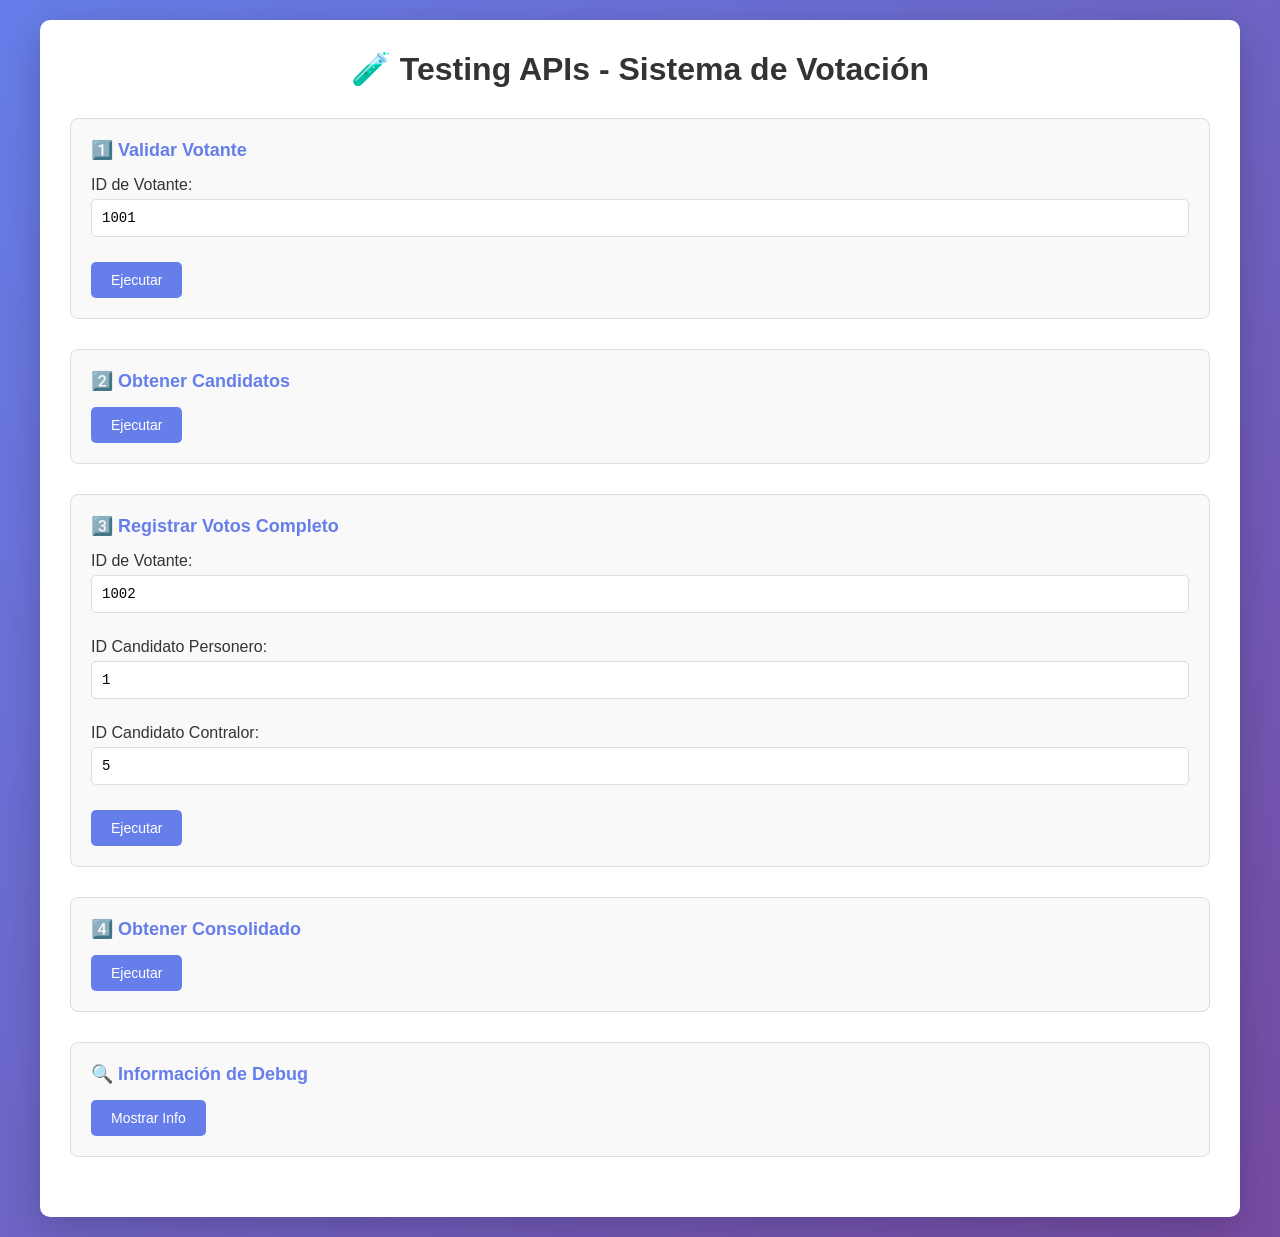
<file: TEST_APIS_VOTACION.html>
<!DOCTYPE html>
<html lang="es">
<head>
    <meta charset="UTF-8">
    <meta name="viewport" content="width=device-width, initial-scale=1.0">
    <title>Testing APIs - Sistema de Votación</title>
    <style>
        * {
            margin: 0;
            padding: 0;
            box-sizing: border-box;
        }
        
        body {
            font-family: 'Segoe UI', Tahoma, Geneva, Verdana, sans-serif;
            background: linear-gradient(135deg, #667eea 0%, #764ba2 100%);
            min-height: 100vh;
            padding: 20px;
        }
        
        .container {
            max-width: 1200px;
            margin: 0 auto;
            background: white;
            border-radius: 10px;
            box-shadow: 0 10px 40px rgba(0,0,0,0.2);
            padding: 30px;
        }
        
        h1 {
            color: #333;
            margin-bottom: 30px;
            text-align: center;
        }
        
        .test-section {
            margin-bottom: 30px;
            padding: 20px;
            border: 1px solid #ddd;
            border-radius: 8px;
            background: #f9f9f9;
        }
        
        .test-section h2 {
            color: #667eea;
            margin-bottom: 15px;
            font-size: 18px;
        }
        
        .input-group {
            margin-bottom: 15px;
        }
        
        label {
            display: block;
            margin-bottom: 5px;
            font-weight: 500;
            color: #333;
        }
        
        input, textarea {
            width: 100%;
            padding: 10px;
            border: 1px solid #ddd;
            border-radius: 5px;
            font-size: 14px;
            font-family: monospace;
            margin-bottom: 10px;
        }
        
        button {
            background-color: #667eea;
            color: white;
            padding: 10px 20px;
            border: none;
            border-radius: 5px;
            cursor: pointer;
            font-size: 14px;
            font-weight: 500;
        }
        
        button:hover {
            background-color: #764ba2;
        }
        
        .response {
            background: #f0f0f0;
            padding: 15px;
            border-radius: 5px;
            margin-top: 15px;
            border-left: 4px solid #667eea;
        }
        
        .response pre {
            overflow-x: auto;
            font-size: 12px;
        }
        
        .success {
            border-left-color: #28a745;
            background: #f0fff4;
        }
        
        .error {
            border-left-color: #dc3545;
            background: #fff5f5;
        }
        
        .button-group {
            display: flex;
            gap: 10px;
            flex-wrap: wrap;
        }
    </style>
</head>
<body>
    <div class="container">
        <h1>🧪 Testing APIs - Sistema de Votación</h1>
        
        <!-- Test Validar Votante -->
        <div class="test-section">
            <h2>1️⃣ Validar Votante</h2>
            <div class="input-group">
                <label>ID de Votante:</label>
                <input type="text" id="idVotante" placeholder="Ej: 1001" value="1001">
            </div>
            <button onclick="testValidarVotante()">Ejecutar</button>
            <div id="responseValidarVotante"></div>
        </div>
        
        <!-- Test Obtener Candidatos -->
        <div class="test-section">
            <h2>2️⃣ Obtener Candidatos</h2>
            <button onclick="testObtenerCandidatos()">Ejecutar</button>
            <div id="responseObtenerCandidatos"></div>
        </div>
        
        <!-- Test Registrar Votos -->
        <div class="test-section">
            <h2>3️⃣ Registrar Votos Completo</h2>
            <div class="input-group">
                <label>ID de Votante:</label>
                <input type="text" id="idVotanteRegistrar" placeholder="Ej: 1001" value="1002">
            </div>
            <div class="input-group">
                <label>ID Candidato Personero:</label>
                <input type="text" id="idPersonero" placeholder="Ej: 1 (o 0 para blanco)" value="1">
            </div>
            <div class="input-group">
                <label>ID Candidato Contralor:</label>
                <input type="text" id="idContralor" placeholder="Ej: 5 (o 0 para blanco)" value="5">
            </div>
            <button onclick="testRegistrarVotos()">Ejecutar</button>
            <div id="responseRegistrarVotos"></div>
        </div>
        
        <!-- Test Obtener Consolidado -->
        <div class="test-section">
            <h2>4️⃣ Obtener Consolidado</h2>
            <button onclick="testObtenerConsolidado()">Ejecutar</button>
            <div id="responseObtenerConsolidado"></div>
        </div>
        
        <!-- Debug Info -->
        <div class="test-section">
            <h2>🔍 Información de Debug</h2>
            <button onclick="showDebugInfo()">Mostrar Info</button>
            <div id="debugInfo"></div>
        </div>
    </div>

    <script>
        const API_BASE = window.location.origin + '/sistema_votacion/votaciones/api/';

        async function testValidarVotante() {
            const idVotante = document.getElementById('idVotante').value;
            const responseDiv = document.getElementById('responseValidarVotante');
            
            try {
                const response = await fetch(API_BASE + 'validar_votante.php', {
                    method: 'POST',
                    headers: { 'Content-Type': 'application/json' },
                    body: JSON.stringify({ id_votante: idVotante })
                });
                
                const data = await response.json();
                displayResponse(responseDiv, data, response.status);
            } catch (error) {
                displayError(responseDiv, error);
            }
        }

        async function testObtenerCandidatos() {
            const responseDiv = document.getElementById('responseObtenerCandidatos');
            
            try {
                const response = await fetch(API_BASE + 'obtener_candidatos.php', {
                    method: 'GET'
                });
                
                const data = await response.json();
                displayResponse(responseDiv, data, response.status);
            } catch (error) {
                displayError(responseDiv, error);
            }
        }

        async function testRegistrarVotos() {
            const idVotante = document.getElementById('idVotanteRegistrar').value;
            const idPersonero = parseInt(document.getElementById('idPersonero').value);
            const idContralor = parseInt(document.getElementById('idContralor').value);
            const responseDiv = document.getElementById('responseRegistrarVotos');
            
            try {
                const response = await fetch(API_BASE + 'registrar_votos_completo.php', {
                    method: 'POST',
                    headers: { 'Content-Type': 'application/json' },
                    body: JSON.stringify({
                        id_votante: idVotante,
                        id_personero: idPersonero,
                        id_contralor: idContralor
                    })
                });
                
                const data = await response.json();
                displayResponse(responseDiv, data, response.status);
            } catch (error) {
                displayError(responseDiv, error);
            }
        }

        async function testObtenerConsolidado() {
            const responseDiv = document.getElementById('responseObtenerConsolidado');
            
            try {
                const response = await fetch(API_BASE + 'obtener_consolidado.php', {
                    method: 'GET'
                });
                
                const data = await response.json();
                displayResponse(responseDiv, data, response.status);
            } catch (error) {
                displayError(responseDiv, error);
            }
        }

        function displayResponse(element, data, status) {
            const isSuccess = status >= 200 && status < 300;
            element.innerHTML = `
                <div class="response ${isSuccess ? 'success' : 'error'}">
                    <strong>Status: ${status}</strong>
                    <pre>${JSON.stringify(data, null, 2)}</pre>
                </div>
            `;
        }

        function displayError(element, error) {
            element.innerHTML = `
                <div class="response error">
                    <strong>Error:</strong>
                    <pre>${error.message}</pre>
                </div>
            `;
        }

        function showDebugInfo() {
            const info = `
Base URL: ${window.location.origin}
API Base: ${API_BASE}
Path: ${window.location.pathname}
Host: ${window.location.host}
            `;
            document.getElementById('debugInfo').innerHTML = `<pre>${info}</pre>`;
        }
    </script>
</body>
</html>
</file>
<file: votaciones/styles.css>
/* GENERALES Y RESET */
* {
    margin: 0;
    padding: 0;
    box-sizing: border-box;
}

body {
    font-family: 'Poppins', sans-serif;
    background-color: #f0f2f5;
    min-height: 100vh;
    color: #333;
    display: flex; 
    flex-direction: column; 
}

/* BANNER SUPERIOR */
.banner-container {
    width: 100%;
    margin-bottom: 20px;
}

.banner-img {
    width: 100%;
    height: 90px;
    object-fit: cover;
    display: block;
}

/* ESTILOS DE LA PÁGINA DE VOTACIÓN (VOTACION.HTML) */
.area-votacion {
    max-width: 800px;
    margin: 40px auto; 
    background: white; 
    color: #333; 
    border-radius: 15px;
    box-shadow: 0 8px 32px rgba(0, 0, 0, 0.1); 
    padding: 30px;
    border-top: 4px solid #017800; 
    flex-grow: 1; 
}

.area-votacion h2 {
    text-align: center;
    color: #017800;
    margin-bottom: 30px;
    font-size: 2em;
    font-weight: 600;
}

.codigo-input-container {
    display: flex;
    gap: 15px;
    margin-bottom: 30px;
    justify-content: center;
}

.codigo-input {
    padding: 12px 18px;
    border: 2px solid #017800;
    border-radius: 8px;
    font-size: 16px;
    width: 250px;
    outline: none;
    transition: all 0.3s ease;
}

.codigo-input:focus {
    border-color: #025a00;
    box-shadow: 0 0 0 3px rgba(1, 120, 0, 0.1);
}

/* BOTONES GENERALES (votacion.html) */
.btn-verificar, .btn-votar, .btn-agregar, .btn-exportar {
    background: #017800;
    color: white;
    border: none;
    padding: 12px 24px;
    border-radius: 8px;
    cursor: pointer;
    font-size: 16px;
    font-weight: 500;
    transition: all 0.3s ease;
}

.btn-verificar:hover, .btn-votar:hover, 
.btn-agregar:hover, .btn-exportar:hover {
    background: #025a00;
    transform: translateY(-2px);
    box-shadow: 0 4px 12px rgba(1, 120, 0, 0.3);
}

.votante-info {
    animation: fadeIn 0.5s ease-in;
}

@keyframes fadeIn {
    from { opacity: 0; transform: translateY(20px); }
    to { opacity: 1; transform: translateY(0); }
}

.votante-nombre {
    background: linear-gradient(45deg, #017800, #028a00);
    color: white;
    padding: 15px 25px;
    border-radius: 10px;
    text-align: center;
    font-size: 1.3em;
    font-weight: 600;
    margin-bottom: 25px;
    box-shadow: 0 4px 15px rgba(1, 120, 0, 0.2);
}

.votacion-container {
    display: grid;
    gap: 25px;
}

.cargo-votacion {
    background: #f9fdf9;
    padding: 25px;
    border-radius: 12px;
    border-left: 4px solid #017800;
}

.cargo-votacion h3 {
    color: #017800;
    margin-bottom: 20px;
    font-size: 1.4em;
    text-align: center;
}

.candidatos-container {
    display: grid;
    grid-template-columns: repeat(auto-fit, minmax(200px, 1fr));
    gap: 15px;
    margin-bottom: 15px;
}

.candidato {
    background: white;
    border: 2px solid #e0e0e0;
    border-radius: 10px;
    padding: 15px;
    text-align: center;
    cursor: pointer;
    transition: all 0.3s ease;
    position: relative;
}

.candidato:hover {
    border-color: #017800;
    box-shadow: 0 4px 12px rgba(1, 120, 0, 0.15);
    transform: translateY(-2px);
}

.candidato input[type="radio"] {
    position: absolute;
    opacity: 0;
}

.candidato input[type="radio"]:checked + .candidato-content {
    background: #017800;
    color: white;
}

.candidato-foto {
    width: 80px;
    height: 80px;
    border-radius: 50%;
    margin: 0 auto 10px;
    background: #f0f0f0;
    display: flex;
    align-items: center;
    justify-content: center;
    font-size: 12px;
    color: #666;
    overflow: hidden;
}

.candidato-foto img {
    width: 100%;
    height: 100%;
    object-fit: cover;
}

.candidato-info h4 {
    margin-bottom: 5px;
    color: #017800;
}

.candidato-info p {
    font-size: 14px;
    color: #666;
}

.voto-blanco {
    display: flex;
    align-items: center;
    gap: 10px;
    padding: 15px;
    background: white;
    border: 2px solid #e0e0e0;
    border-radius: 8px;
    cursor: pointer;
    transition: all 0.3s ease;
    font-weight: 500;
}

.voto-blanco:hover {
    border-color: #017800;
}

.voto-blanco input[type="radio"]:checked {
    accent-color: #017800;
}

.btn-votar {
    width: 100%;
    padding: 15px;
    font-size: 18px;
    margin-top: 20px;
    background: linear-gradient(45deg, #017800, #028a00);
}

.config-access {
    position: fixed; 
    bottom: 30px; 
    left: 30px; 
    z-index: 1000;
    display: flex;
    flex-direction: column;
    gap: 15px;
}

.inicio-button {
    background: white;
    color: #2e7d32;
    border: 2px solid #2e7d32;
    border-radius: 50px;
    padding: 12px 25px;
    font-size: 16px;
    font-weight: 600;
    cursor: pointer;
    text-decoration: none;
    box-shadow: 0 4px 10px rgba(0, 0, 0, 0.1);
    transition: all 0.3s ease;
    display: flex;
    align-items: center;
    gap: 8px;
}

.inicio-button:hover {
    background: #f0f0f0;
    border-color: #2e7d32;
    transform: translateY(-2px);
    box-shadow: 0 6px 15px rgba(0, 0, 0, 0.15);
}

.btn-config {
    background-color: #ffffff;
    color: #025a00;
    border: 1px solid #cdd8cd;
    border-radius: 50px;
    padding: 12px 25px;
    font-size: 16px;
    font-weight: 600;
    cursor: pointer;
    display: flex;
    align-items: center;
    gap: 8px;
    box-shadow: 0 4px 10px rgba(0, 0, 0, 0.1);
    transition: all 0.3s ease;
}

.btn-config:hover {
    background-color: #f0f0f0;
    border-color: #bac6ba;
    transform: translateY(-2px);
    box-shadow: 0 6px 15px rgba(0, 0, 0, 0.15);
}

.modal {
    position: fixed;
    top: 0;
    left: 0;
    width: 100%;
    height: 100%;
    background: rgba(0, 0, 0, 0.5);
    display: flex;
    justify-content: center;
    align-items: center;
    z-index: 1000;
}

.modal-content {
    background: white;
    padding: 30px;
    border-radius: 15px;
    box-shadow: 0 10px 30px rgba(0, 0, 0, 0.3);
    text-align: center;
    max-width: 400px;
    width: 90%;
}

.modal-content h3 {
    color: #017800;
    margin-bottom: 20px;
}

.modal-content input {
    width: 100%;
    padding: 12px;
    border: 2px solid #017800;
    border-radius: 8px;
    margin-bottom: 20px;
    font-size: 16px;
}

.modal-buttons {
    display: flex;
    gap: 15px;
    justify-content: center;
}

.btn-cancelar, .btn-reiniciar {
    background: #dc3545;
    color: white;
    border: none;
    padding: 12px 24px;
    border-radius: 8px;
    cursor: pointer;
    font-size: 16px;
    transition: all 0.3s ease;
}

.btn-cancelar:hover, .btn-reiniciar:hover {
    background: #c82333;
    transform: translateY(-2px);
}

.area-configuracion {
    max-width: 1000px;
    margin: 40px auto;
    background: white;
    border-radius: 15px;
    box-shadow: 0 8px 25px rgba(0, 0, 0, 0.1);
    padding: 30px;
    border-top: 4px solid #017800;
}

.area-configuracion h2 {
    text-align: center;
    color: #017800;
    margin-bottom: 30px;
    font-size: 2em;
}

.config-tabs {
    display: flex;
    gap: 0;
    margin-bottom: 30px;
    border-radius: 10px;
    overflow: hidden;
    border: 2px solid #017800;
}

.tab-btn {
    flex: 1;
    padding: 15px 20px;
    border: none;
    background: #f8f9fa;
    color: #017800;
    cursor: pointer;
    font-weight: 500;
    transition: all 0.3s ease;
    border-right: 1px solid #017800;
}

.tab-btn:last-child {
    border-right: none;
}

.tab-btn.active, .tab-btn:hover {
    background: #017800;
    color: white;
}

.tab-content {
    min-height: 400px;
}

.file-upload {
    background: #f9fdf9;
    padding: 20px;
    border-radius: 10px;
    border: 2px dashed #017800;
    text-align: center;
    margin-bottom: 25px;
}

.file-upload label {
    display: block;
    margin-bottom: 10px;
    color: #017800;
    font-weight: 500;
}

.file-upload input[type="file"] {
    padding: 10px;
    border: 1px solid #017800;
    border-radius: 5px;
    background: white;
}

.agregar-votante {
    background: #f9fdf9;
    padding: 20px;
    border-radius: 10px;
    margin-bottom: 25px;
}

.agregar-votante h3 {
    color: #017800;
    margin-bottom: 15px;
}

.form-grid-simple {
    display: flex;
    flex-wrap: wrap;
    gap: 15px;
    align-items: flex-end;
}

.form-grid-simple input {
    flex: 1;
    min-width: 200px;
    padding: 10px;
    border: 2px solid #017800;
    border-radius: 5px;
    font-size: 14px;
}

.form-grid-simple button {
    height: 42px;
}

.lista-votantes {
    max-height: 300px;
    overflow-y: auto;
    border: 1px solid #e0e0e0;
    border-radius: 8px;
    padding: 15px;
}

.votante-item {
    display: flex;
    justify-content: space-between;
    align-items: center;
    padding: 12px;
    border-bottom: 1px solid #f0f0f0;
    transition: background 0.3s ease;
}

.votante-item:hover {
    background: #f9fdf9;
}

.votante-item:last-child {
    border-bottom: none;
}

.votante-details {
    display: flex;
    flex-direction: column;
    gap: 4px;
    font-size: 0.9em;
    text-align: left;
}

.votante-details span:last-child {
    color: #555;
    font-size: 0.95em;
}

.cargo-config {
    margin-bottom: 30px;
}

.cargo-config h3 {
    color: #017800;
    margin-bottom: 20px;
    text-align: center;
}

.candidato-config {
    display: grid;
    grid-template-columns: repeat(auto-fit, minmax(300px, 1fr));
    gap: 20px;
    margin-bottom: 20px;
}

.candidato-form {
    background: white;
    padding: 20px;
    border-radius: 10px;
    border: 2px solid #e0e0e0;
}

.candidato-form input {
    width: 100%;
    padding: 10px;
    border: 2px solid #017800;
    border-radius: 5px;
    margin-bottom: 10px;
}

.resultados-container {
    text-align: center;
}

.resultado-cargo {
    background: #f9fdf9;
    padding: 20px;
    border-radius: 10px;
    margin-bottom: 20px;
    border-left: 4px solid #017800;
}

.resultado-cargo h4 {
    color: #017800;
    margin-bottom: 15px;
    font-size: 1.3em;
}

.resultado-item {
    display: flex;
    justify-content: space-between;
    align-items: center;
    padding: 10px;
    background: white;
    margin-bottom: 8px;
    border-radius: 5px;
    border: 1px solid #e0e0e0;
}

.votos-count {
    background: #017800;
    color: white;
    padding: 5px 15px;
    border-radius: 20px;
    font-weight: bold;
}

@media (max-width: 768px) {
    .area-votacion, .area-configuracion {
        margin: 20px 10px;
        padding: 20px;
    }
    
    .codigo-input-container {
        flex-direction: column;
        align-items: center;
    }
    
    .codigo-input {
        width: 100%;
        max-width: 300px;
    }
    
    .candidatos-container {
        grid-template-columns: 1fr;
    }
    
    .config-tabs {
        flex-direction: column;
    }
    
    .tab-btn {
        border-right: none;
        border-bottom: 1px solid #017800;
    }
    
    .tab-btn:last-child {
        border-bottom: none;
    }
    
    .config-access {
        bottom: 15px;
        left: 15px;
    }
}

.candidato {
    animation: slideIn 0.3s ease-out;
}

@keyframes slideIn {
    from {
        opacity: 0;
        transform: translateY(20px);
    }
    to {
        opacity: 1;
        transform: translateY(0);
    }
}

.success-message {
    background: #d4edda;
    color: #155724;
    padding: 15px;
    border-radius: 8px;
    border: 1px solid #c3e6cb;
    margin: 15px 0;
    text-align: center;
    animation: fadeIn 0.5s ease-in;
}

.error-message {
    background: #f8d7da;
    color: #721c24;
    padding: 15px;
    border-radius: 8px;
    border: 1px solid #f5c6cb;
    margin: 15px 0;
    text-align: center;
    animation: fadeIn 0.5s ease-in;
}

.footer-container {
    background-color: #017800;
    color: #ffffff;
    padding: 25px 20px 15px 20px; 
    margin-top: auto; 
    text-align: center; 
}

.footer-content {
    display: flex;
    justify-content: space-around;
    flex-wrap: wrap;
    max-width: 1200px;
    margin: 0 auto;
    gap: 15px; 
}

.footer-section {
    background: rgba(255, 255, 255, 0.1);
    border-radius: 10px; 
    padding: 15px; 
    flex: 1;
    min-width: 200px; 
    -webkit-backdrop-filter: blur(10px);
    backdrop-filter: blur(10px);
    border: 1px solid rgba(255, 255, 255, 0.2);
    box-shadow: 0 4px 15px 0 rgba(0, 0, 0, 0.1); 
}

.footer-section h4 {
    font-size: 1.2em; 
    margin-bottom: 15px; 
    border-bottom: 1px solid rgba(255, 255, 255, 0.4); 
    padding-bottom: 8px; 
    display: flex;
    align-items: center;
    justify-content: center; 
    gap: 8px;
}

.footer-section p, .footer-section li {
    margin-bottom: 8px; 
    font-size: 0.95em; 
    line-height: 1.4; 
    text-align: left;
}

.footer-section ul {
    list-style: none;
    padding: 0;
}

.footer-section a {
    color: #ffffff;
    text-decoration: none;
    transition: color 0.3s ease;
    display: flex;
    align-items: center;
    justify-content: flex-start;
    gap: 8px;
}

.footer-section a:hover {
    color: #d4edda;
}

.footer-bottom {
    text-align: center;
    margin-top: 20px; 
    padding-top: 15px; 
    border-top: 1px solid rgba(255, 255, 255, 0.2);
    font-size: 0.85em; 
}

.footer-bottom p {
    margin: 3px 0; 
    display: flex;
    align-items: center;
    justify-content: center;
    gap: 6px;
}

@media (max-width: 992px) {
    .footer-content {
        flex-direction: column;
        align-items: center;
    }

    .footer-section {
        width: 100%;
        max-width: 400px; 
        padding: 15px; 
    }

    .footer-section h4, .footer-section p, .footer-section a {
        justify-content: flex-start; 
    }
}


/* ESTILOS PARA LA PÁGINA DE INICIO/LOGIN DE ADMINISTRADOR (INDEX.HTML) */

.auth-wrapper {
    flex-grow: 1;
    display: flex;
    justify-content: center;
    align-items: center;
    padding: 20px;
}

.auth-card {
    background: white;
    border-radius: 15px;
    box-shadow: 0 10px 40px rgba(0, 0, 0, 0.15);
    padding: 50px 40px;
    max-width: 500px;
    width: 100%;
    text-align: center;
    border-top: 5px solid #017800;
    animation: slideUp 0.6s ease-out;
}

@keyframes slideUp {
    from { opacity: 0; transform: translateY(30px); }
    to { opacity: 1; transform: translateY(0); }
}

.auth-title {
    color: #017800;
    font-size: 2.2em;
    margin-bottom: 10px;
    font-weight: 700;
}

.auth-subtitle {
    color: #666;
    font-size: 1.1em;
    margin-bottom: 35px;
}

.auth-form {
    display: flex;
    flex-direction: column;
    gap: 20px;
}

.form-field {
    position: relative;
    margin-bottom: 10px;
}

.form-field input {
    width: 100%;
    padding: 15px 12px 10px 12px;
    border: 1px solid #e0e0e0;
    border-radius: 8px;
    font-size: 16px;
    color: #333;
    background-color: #fcfcfc;
    transition: all 0.3s ease;
}

.form-field label {
    position: absolute;
    left: 12px;
    top: 50%;
    transform: translateY(-50%);
    color: #999;
    font-size: 16px;
    pointer-events: none;
    transition: all 0.3s ease;
    background-color: white; 
    padding: 0 5px; 
}

.form-field input:focus + label,
.form-field input:not(:placeholder-shown) + label {
    top: 0;
    left: 10px;
    font-size: 12px;
    color: #017800;
    background-color: white;
    padding: 0 5px;
    transform: translateY(-50%);
}

.form-field input:focus {
    border-color: #017800;
    box-shadow: 0 0 0 3px rgba(1, 120, 0, 0.15);
    background-color: white;
}

.btn-primary {
    background: linear-gradient(45deg, #017800, #028a00);
    color: white;
    border: none;
    padding: 15px 25px;
    border-radius: 8px;
    cursor: pointer;
    font-size: 18px;
    font-weight: 600;
    transition: all 0.3s ease;
    box-shadow: 0 8px 20px rgba(1, 120, 0, 0.3);
    margin-top: 25px;
}

.btn-primary:hover {
    background: linear-gradient(45deg, #028a00, #017800);
    transform: translateY(-3px);
    box-shadow: 0 12px 25px rgba(1, 120, 0, 0.4);
}

@media (max-width: 600px) {
    .auth-card {
        padding: 30px 20px;
        margin: 20px;
    }

    .auth-title {
        font-size: 1.8em;
    }

    .auth-subtitle {
        font-size: 1em;
        margin-bottom: 25px;
    }

    .form-field input, .btn-primary {
        font-size: 15px;
    }

    .form-field label {
        font-size: 14px;
    }

    .form-field input:focus + label,
    .form-field input:not(:placeholder-shown) + label {
        font-size: 11px;
    }

    .btn-primary {
        padding: 12px 20px;
        font-size: 16px;
    }
}

/* === ESTILOS PARA BOTÓN RESULTADOS PRELIMINARES === */
.config-access {
    position: fixed;
    bottom: 30px;
    left: 30px;
    display: flex;
    flex-direction: column;
    gap: 15px;
}

.btn-preliminares {
    background: linear-gradient(45deg, #1565C0, #1976D2);
    color: white;
    border: none;
    padding: 15px 25px;
    border-radius: 50px;
    font-size: 16px;
    font-weight: 600;
    cursor: pointer;
    box-shadow: 0 4px 15px rgba(21, 101, 192, 0.3);
    transition: all 0.3s ease;
    display: flex;
    align-items: center;
    gap: 10px;
}

.btn-preliminares:hover {
    background: linear-gradient(45deg, #0D47A1, #1565C0);
    transform: translateY(-2px);
    box-shadow: 0 6px 20px rgba(21, 101, 192, 0.4);
}

/* === ESTILOS PARA RESULTADOS PRELIMINARES === */
.area-preliminares {
    max-width: 1000px;
    margin: 40px auto;
    background: white;
    color: #333;
    border-radius: 15px;
    box-shadow: 0 8px 32px rgba(0, 0, 0, 0.1);
    padding: 30px;
    border-top: 4px solid #1976D2;
    flex-grow: 1;
}

.area-preliminares h2 {
    text-align: center;
    color: #1976D2;
    margin-bottom: 10px;
    font-size: 2.2em;
    font-weight: 600;
}

.subtitle-preliminares {
    text-align: center;
    color: #666;
    margin-bottom: 30px;
    font-size: 1.1em;
    font-style: italic;
}

.preliminares-container {
    display: grid;
    gap: 30px;
    margin-bottom: 30px;
}

.resultado-item-preliminar {
    background: #f8f9fa;
    border: 1px solid #e0e0e0;
    border-radius: 10px;
    padding: 15px;
    display: flex;
    justify-content: space-between;
    align-items: center;
    transition: all 0.3s ease;
}

.resultado-item-preliminar:hover {
    background: #e3f2fd;
    border-color: #1976D2;
    transform: translateY(-2px);
}

.candidato-preliminar {
    display: flex;
    flex-direction: column;
    gap: 5px;
}

.nombre-candidato {
    font-weight: 600;
    color: #333;
    font-size: 1.1em;
}

.numero-candidato {
    color: #666;
    font-size: 0.9em;
}

.votos-preliminar {
    background: #1976D2;
    color: white;
    padding: 8px 15px;
    border-radius: 20px;
    font-weight: 600;
    font-size: 1.1em;
}

.voto-blanco-item {
    border-left: 4px solid #ff9800;
}

.voto-blanco-item .votos-preliminar {
    background: #ff9800;
}

.resumen-item {
    display: flex;
    justify-content: space-between;
    align-items: center;
    padding: 10px 0;
    border-bottom: 1px solid #e0e0e0;
}

.resumen-item:last-child {
    border-bottom: none;
}

.resumen-label {
    font-weight: 500;
    color: #333;
}

.resumen-valor {
    font-weight: 600;
    color: #1976D2;
    font-size: 1.2em;
}

.preliminares-buttons {
    display: flex;
    gap: 15px;
    justify-content: center;
    margin-top: 30px;
    flex-wrap: wrap;
}

.btn-actualizar {
    background: linear-gradient(45deg, #4CAF50, #66BB6A);
    color: white;
    border: none;
    padding: 12px 25px;
    border-radius: 25px;
    font-size: 16px;
    font-weight: 600;
    cursor: pointer;
    transition: all 0.3s ease;
    display: flex;
    align-items: center;
    gap: 8px;
}

.btn-actualizar:hover {
    background: linear-gradient(45deg, #388E3C, #4CAF50);
    transform: translateY(-2px);
    box-shadow: 0 4px 15px rgba(76, 175, 80, 0.3);
}

.btn-volver {
    background: linear-gradient(45deg, #757575, #9E9E9E);
    color: white;
    border: none;
    padding: 12px 25px;
    border-radius: 25px;
    font-size: 16px;
    font-weight: 600;
    cursor: pointer;
    transition: all 0.3s ease;
    display: flex;
    align-items: center;
    gap: 8px;
}

.btn-volver:hover {
    background: linear-gradient(45deg, #616161, #757575);
    transform: translateY(-2px);
    box-shadow: 0 4px 15px rgba(117, 117, 117, 0.3);
}

/* === ESTILOS CONFIGURACIÓN SISTEMA === */
.sistema-config {
    display: flex;
    flex-direction: column;
    gap: 25px;
}

.fecha-config {
    background: #f8f9fa;
    border: 1px solid #e0e0e0;
    border-radius: 10px;
    padding: 20px;
}

.fecha-config h4 {
    color: #017800;
    margin-bottom: 15px;
    font-size: 1.2em;
    font-weight: 600;
}

.info-text {
    color: #666;
    font-size: 0.9em;
    margin-top: 10px;
    font-style: italic;
}

input[type="datetime-local"] {
    padding: 12px 15px;
    border: 2px solid #e0e0e0;
    border-radius: 8px;
    font-size: 16px;
    transition: border-color 0.3s ease;
    background: white;
    width: 100%;
    max-width: 300px;
}

input[type="datetime-local"]:focus {
    outline: none;
    border-color: #017800;
    box-shadow: 0 0 0 3px rgba(1, 120, 0, 0.1);
}

/* RESPONSIVE PARA RESULTADOS PRELIMINARES */
@media (max-width: 768px) {
    .config-access {
        position: static;
        display: flex;
        flex-direction: row;
        justify-content: center;
        gap: 10px;
        margin: 20px 0;
        padding: 0 20px;
    }
    
    .btn-config, .btn-preliminares {
        font-size: 14px;
        padding: 12px 20px;
        flex: 1;
        max-width: 180px;
    }
    
    .area-preliminares {
        margin: 20px;
        padding: 20px;
    }
    
    .preliminares-buttons {
        flex-direction: column;
        align-items: center;
    }
    
    .btn-actualizar, .btn-volver {
        width: 100%;
        max-width: 300px;
    }
}

/* === ESTILOS PARA SECCIONES DEL FORMULARIO DE REGISTRO === */
.section-divider {
    margin: 25px 0 20px 0;
    border-top: 2px solid #e0e0e0;
    padding-top: 20px;
}

.section-divider:first-child {
    margin-top: 0;
    border-top: none;
    padding-top: 0;
}

.section-title {
    color: #017800;
    font-size: 1.2em;
    font-weight: 600;
    margin-bottom: 15px;
    display: flex;
    align-items: center;
    gap: 10px;
}

.section-title i {
    font-size: 1.1em;
}

/* Mejora visual para el formulario de registro */
.auth-form {
    display: flex;
    flex-direction: column;
    gap: 15px;
}

@media (max-width: 600px) {
    .section-title {
        font-size: 1.1em;
    }
    
    .section-divider {
        margin: 20px 0 15px 0;
    }
}

/* Elementos ocultos */
.hidden {
    display: none;
}
</file>
